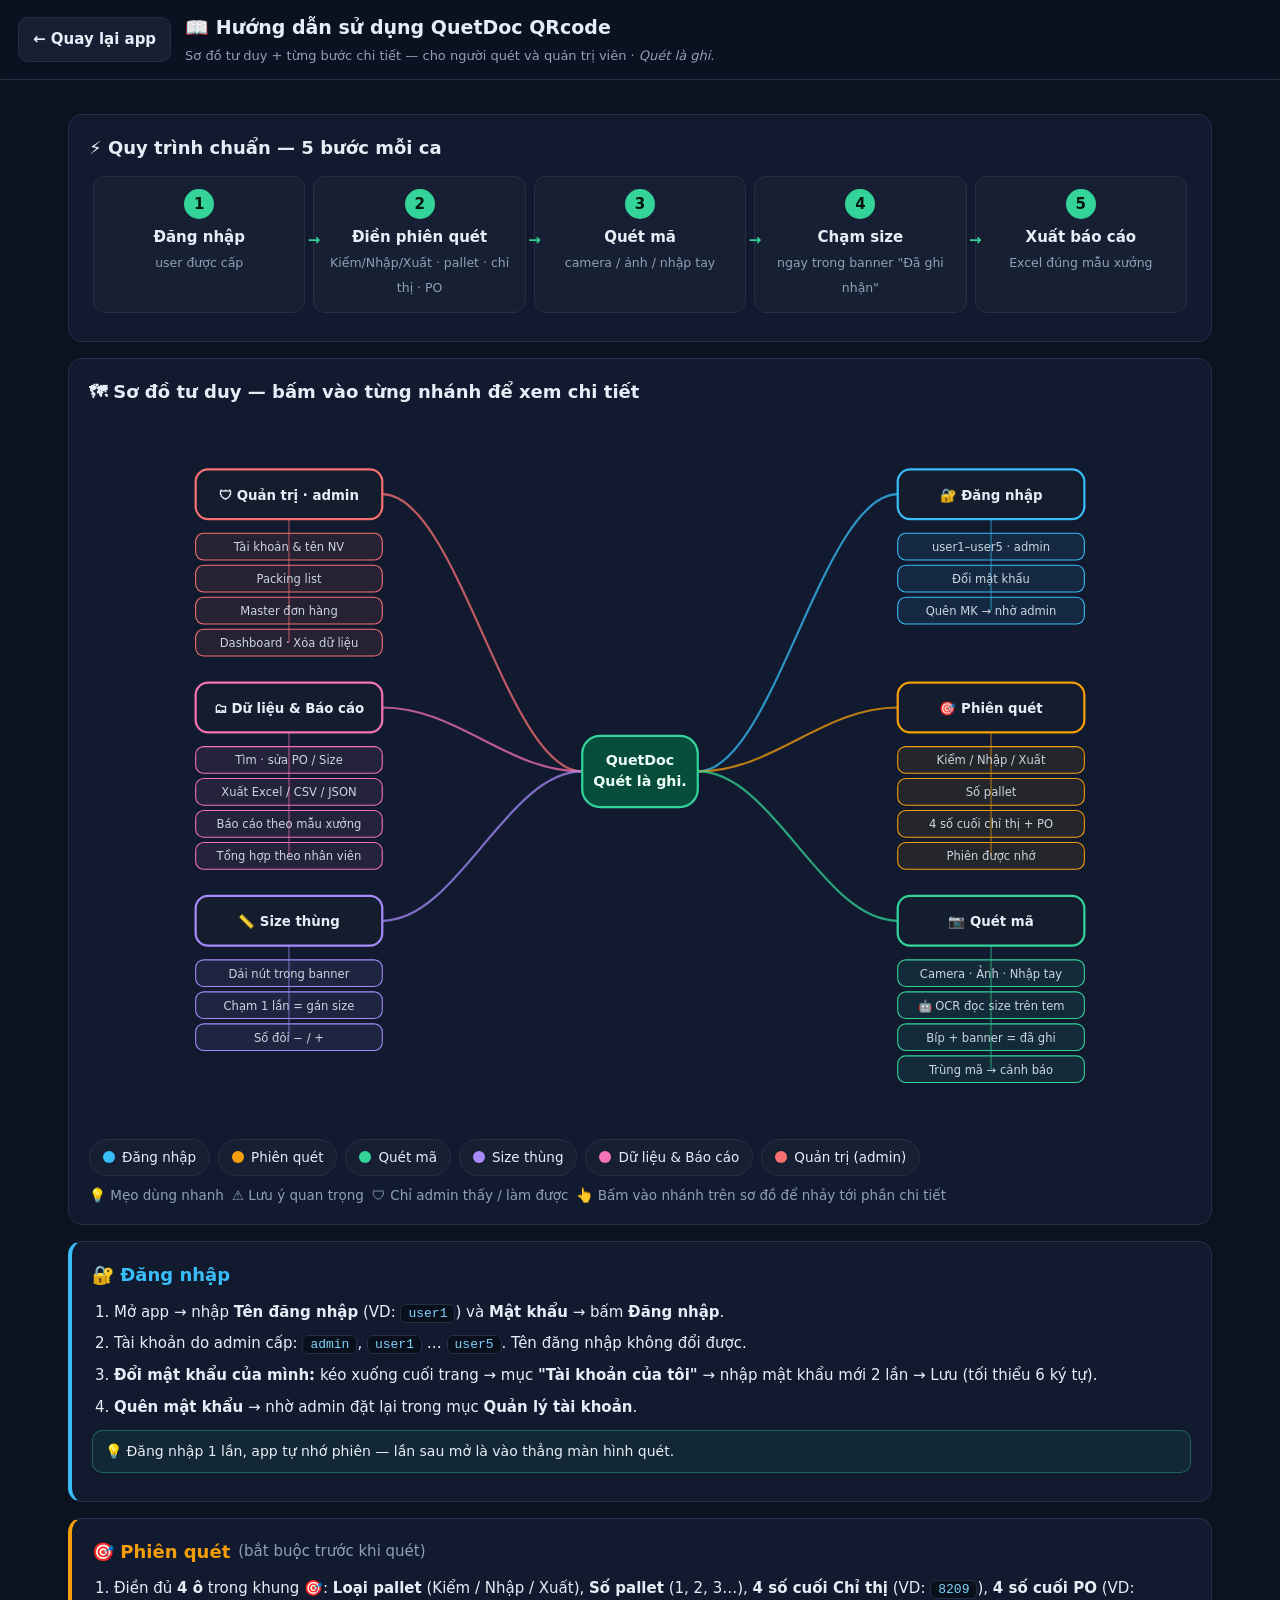
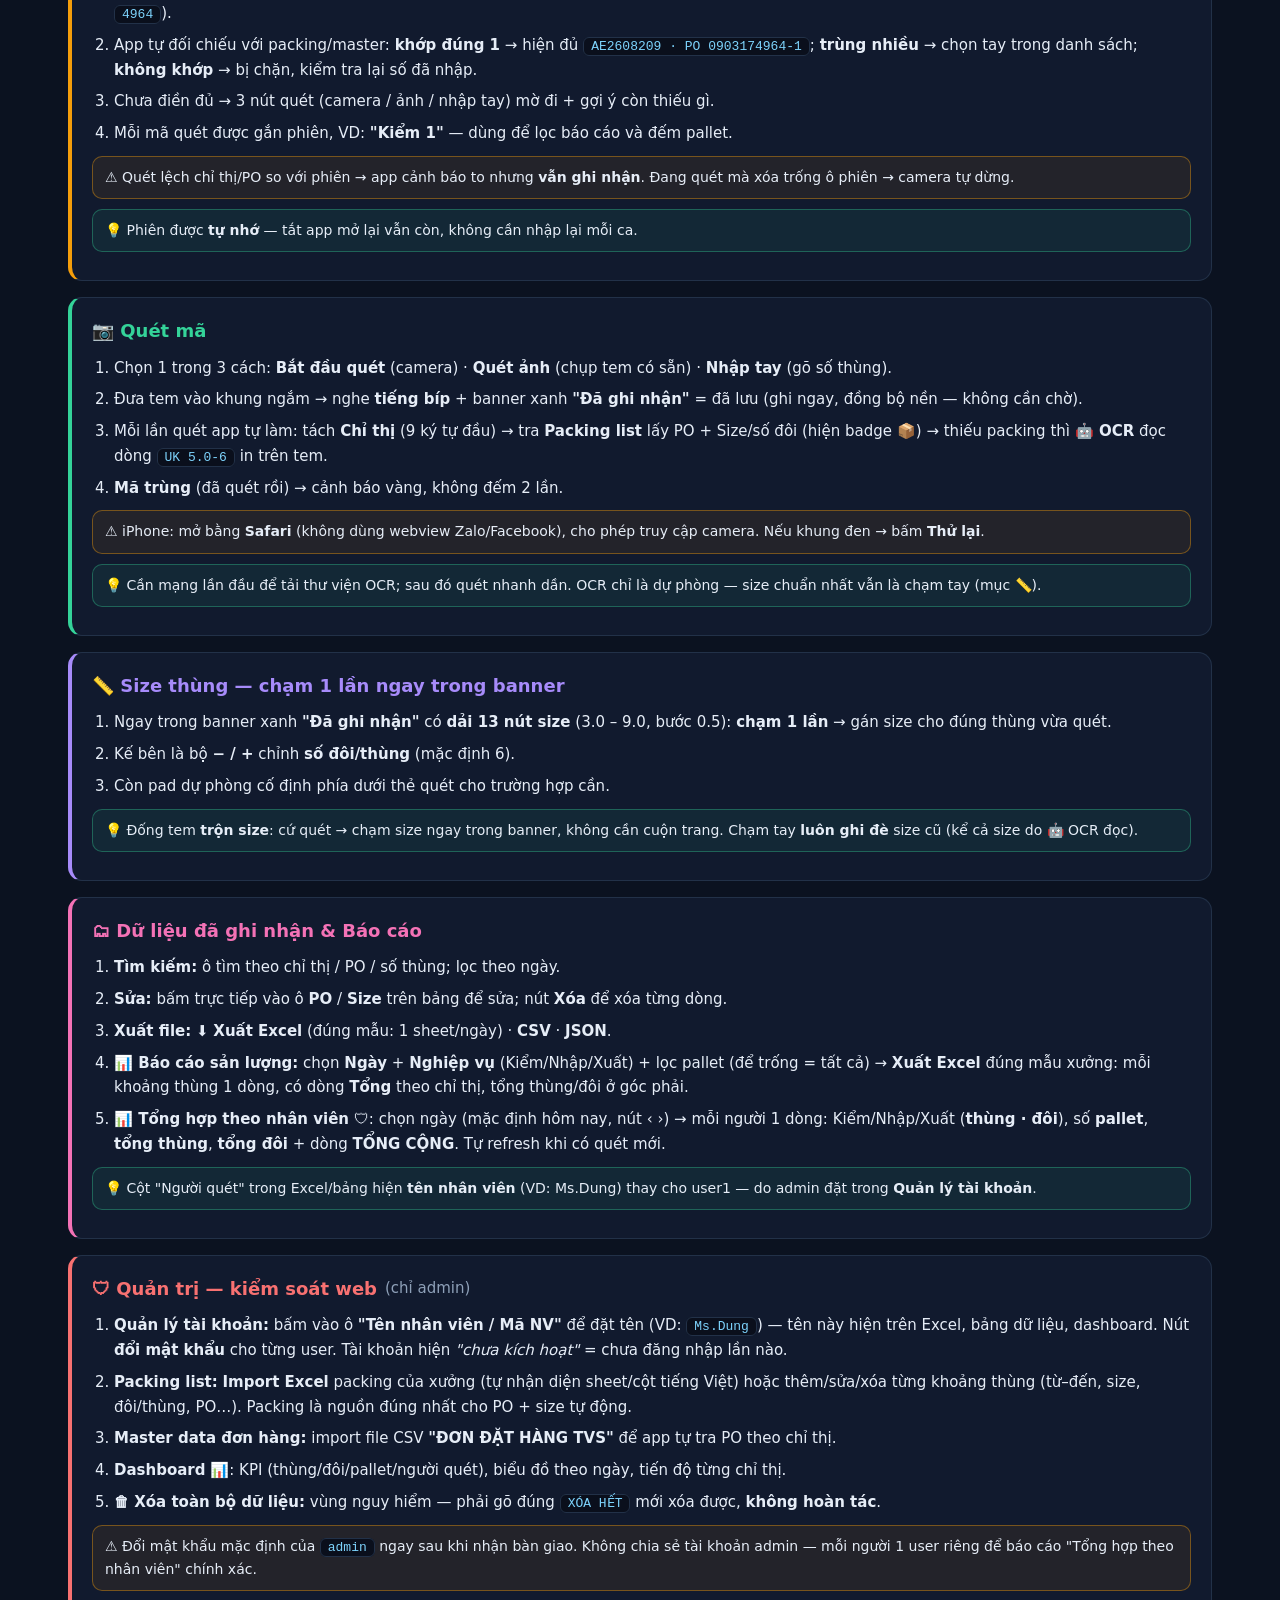
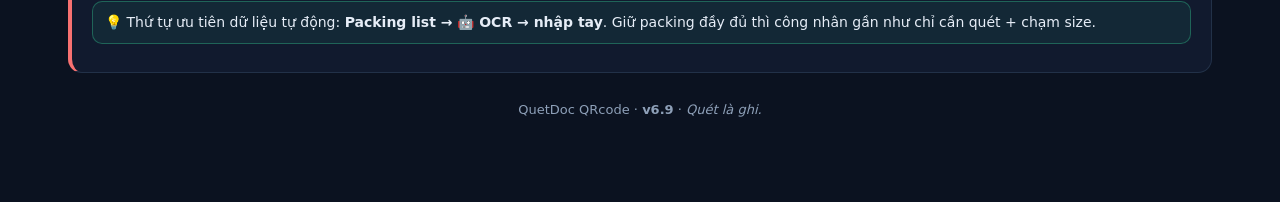
<file: guide.html>
<!DOCTYPE html>
<html lang="vi">
<head>
<meta charset="utf-8">
<meta name="viewport" content="width=device-width, initial-scale=1">
<title>📖 Hướng dẫn sử dụng — QuetDoc QRcode</title>
<style>
:root{
  --bg:#0b1220; --card:#111a2e; --elev:#162032; --border:#223148;
  --text:#e6edf7; --muted:#8ea0b8;
  --emerald:#34d399; --blue:#38bdf8; --amber:#f59e0b; --violet:#a78bfa; --pink:#f472b6; --red:#f87171;
  --r:14px;
}
*{box-sizing:border-box}
body{margin:0;background:var(--bg);color:var(--text);font:15px/1.65 system-ui,-apple-system,"Segoe UI",Roboto,sans-serif;padding-bottom:64px}
.ghead{position:sticky;top:0;z-index:10;background:rgba(11,18,32,.94);backdrop-filter:blur(8px);
  border-bottom:1px solid var(--border);padding:12px 18px;display:flex;gap:14px;align-items:center}
.back{display:inline-flex;align-items:center;gap:6px;background:var(--elev);border:1px solid var(--border);
  color:var(--text);text-decoration:none;border-radius:10px;padding:9px 14px;font-weight:650;white-space:nowrap}
.back:hover{background:#1f2a3d}
.ghead h1{margin:0;font-size:19px}
.ghead p{margin:2px 0 0;color:var(--muted);font-size:13px}
.wrap{max-width:1180px;margin:0 auto;padding:18px}
.card{background:var(--card);border:1px solid var(--border);border-radius:var(--r);padding:18px 20px;margin:16px 0}
.card h2{margin:0 0 10px;font-size:18px;display:flex;align-items:center;gap:8px}
ol.steps{margin:8px 0;padding-left:22px}
ol.steps li{margin:7px 0}
.tip{background:rgba(52,211,153,.08);border:1px solid rgba(52,211,153,.35);border-radius:10px;padding:9px 12px;margin:10px 0;font-size:14px}
.warn{background:rgba(245,158,11,.08);border:1px solid rgba(245,158,11,.4);border-radius:10px;padding:9px 12px;margin:10px 0;font-size:14px}
.adminline{background:rgba(248,113,113,.07);border:1px solid rgba(248,113,113,.4);border-radius:10px;padding:9px 12px;margin:10px 0;font-size:14px}
code{background:#0a0f1c;border:1px solid var(--border);border-radius:6px;padding:1px 7px;font-size:13px;color:#7dd3fc}
/* 5 bước */
.steps5{list-style:none;display:flex;gap:0;margin:6px 0;padding:0;flex-wrap:wrap}
.steps5 li{flex:1 1 150px;background:var(--elev);border:1px solid var(--border);border-radius:12px;
  padding:12px;text-align:center;position:relative;margin:4px}
.steps5 li:not(:last-child)::after{content:"→";position:absolute;right:-16px;top:38%;color:var(--emerald);font-weight:800;z-index:1}
.steps5 b{display:inline-flex;width:30px;height:30px;border-radius:50%;background:var(--emerald);color:#03150f;
  align-items:center;justify-content:center;margin-bottom:6px;font-size:15px}
.steps5 span{display:block;font-weight:650}
.steps5 small{color:var(--muted)}
/* mindmap */
.mapwrap{overflow-x:auto}
svg.mindmap{min-width:900px;width:100%;height:auto;display:block}
.branch{cursor:pointer}
.branch:hover .bnode{filter:brightness(1.25)}
.bnode{fill:#141d2e;stroke-width:2.5}
.bleaft{fill-opacity:.09;stroke-width:1.2}
.btxt{fill:#e6edf7;font-size:15px;font-weight:700}
.ltxt{fill:#cbd5e1;font-size:13px}
.ctxt{fill:#ecfdf5;font-size:16px;font-weight:800}
.conn{fill:none;stroke-width:2.5;opacity:.75}
.spine{stroke-width:1.6;opacity:.5}
/* legend */
.legend{display:flex;flex-wrap:wrap;gap:8px;margin-top:12px}
.chip{display:inline-flex;align-items:center;gap:7px;background:var(--elev);border:1px solid var(--border);
  border-radius:999px;padding:6px 13px;font-size:13.5px}
.dot{width:12px;height:12px;border-radius:50%;flex:none}
.key{display:flex;flex-wrap:wrap;gap:8px;margin-top:8px;color:var(--muted);font-size:13.5px}
/* section accent */
#sec-login{border-left:4px solid var(--blue)} #sec-login h2{color:var(--blue)}
#sec-session{border-left:4px solid var(--amber)} #sec-session h2{color:var(--amber)}
#sec-scan{border-left:4px solid var(--emerald)} #sec-scan h2{color:var(--emerald)}
#sec-size{border-left:4px solid var(--violet)} #sec-size h2{color:var(--violet)}
#sec-data{border-left:4px solid var(--pink)} #sec-data h2{color:var(--pink)}
#sec-admin{border-left:4px solid var(--red)} #sec-admin h2{color:var(--red)}
footer{text-align:center;color:var(--muted);font-size:13px;margin-top:26px}
</style>
</head>
<body>
<header class="ghead">
  <a class="back" href="./">← Quay lại app</a>
  <div>
    <h1>📖 Hướng dẫn sử dụng QuetDoc QRcode</h1>
    <p>Sơ đồ tư duy + từng bước chi tiết — cho người quét và quản trị viên · <i>Quét là ghi.</i></p>
  </div>
</header>

<div class="wrap">

<section class="card">
  <h2>⚡ Quy trình chuẩn — 5 bước mỗi ca</h2>
  <ol class="steps5">
    <li><b>1</b><span>Đăng nhập</span><small>user được cấp</small></li>
    <li><b>2</b><span>Điền phiên quét</span><small>Kiểm/Nhập/Xuất · pallet · chỉ thị · PO</small></li>
    <li><b>3</b><span>Quét mã</span><small>camera / ảnh / nhập tay</small></li>
    <li><b>4</b><span>Chạm size</span><small>ngay trong banner "Đã ghi nhận"</small></li>
    <li><b>5</b><span>Xuất báo cáo</span><small>Excel đúng mẫu xưởng</small></li>
  </ol>
</section>

<section class="card">
  <h2>🗺 Sơ đồ tư duy — bấm vào từng nhánh để xem chi tiết</h2>
  <div class="mapwrap">
  <svg class="mindmap" viewBox="0 0 1240 800" role="img" aria-label="Sơ đồ tư duy QuetDoc QRcode">
    <!-- connectors -->
    <path class="conn" stroke="#f87171" d="M555 400 C 470 400, 415 88, 330 88"/>
    <path class="conn" stroke="#f472b6" d="M555 400 C 470 400, 415 328, 330 328"/>
    <path class="conn" stroke="#a78bfa" d="M555 400 C 470 400, 415 568, 330 568"/>
    <path class="conn" stroke="#38bdf8" d="M685 400 C 770 400, 825 88, 910 88"/>
    <path class="conn" stroke="#f59e0b" d="M685 400 C 770 400, 825 328, 910 328"/>
    <path class="conn" stroke="#34d399" d="M685 400 C 770 400, 825 568, 910 568"/>
    <!-- center -->
    <rect x="555" y="360" width="130" height="80" rx="20" fill="#064e3b" stroke="#34d399" stroke-width="2.5"/>
    <text x="620" y="393" text-anchor="middle" class="ctxt">QuetDoc</text>
    <text x="620" y="416" text-anchor="middle" class="ctxt" font-size="13" font-weight="600">Quét là ghi.</text>

    <!-- LEFT A: admin -->
    <g class="branch" data-target="sec-admin">
      <line class="spine" stroke="#f87171" x1="225" y1="116" x2="225" y2="255"/>
      <rect class="bnode" x="120" y="60" width="210" height="56" rx="14" stroke="#f87171"/>
      <text x="225" y="94" text-anchor="middle" class="btxt">🛡 Quản trị · admin</text>
      <rect class="bleaft" x="120" y="132" width="210" height="30" rx="9" fill="#f87171" stroke="#f87171"/>
      <text x="225" y="152" text-anchor="middle" class="ltxt">Tài khoản &amp; tên NV</text>
      <rect class="bleaft" x="120" y="168" width="210" height="30" rx="9" fill="#f87171" stroke="#f87171"/>
      <text x="225" y="188" text-anchor="middle" class="ltxt">Packing list</text>
      <rect class="bleaft" x="120" y="204" width="210" height="30" rx="9" fill="#f87171" stroke="#f87171"/>
      <text x="225" y="224" text-anchor="middle" class="ltxt">Master đơn hàng</text>
      <rect class="bleaft" x="120" y="240" width="210" height="30" rx="9" fill="#f87171" stroke="#f87171"/>
      <text x="225" y="260" text-anchor="middle" class="ltxt">Dashboard · Xóa dữ liệu</text>
    </g>
    <!-- LEFT B: dữ liệu -->
    <g class="branch" data-target="sec-data">
      <line class="spine" stroke="#f472b6" x1="225" y1="356" x2="225" y2="495"/>
      <rect class="bnode" x="120" y="300" width="210" height="56" rx="14" stroke="#f472b6"/>
      <text x="225" y="334" text-anchor="middle" class="btxt">🗂 Dữ liệu &amp; Báo cáo</text>
      <rect class="bleaft" x="120" y="372" width="210" height="30" rx="9" fill="#f472b6" stroke="#f472b6"/>
      <text x="225" y="392" text-anchor="middle" class="ltxt">Tìm · sửa PO / Size</text>
      <rect class="bleaft" x="120" y="408" width="210" height="30" rx="9" fill="#f472b6" stroke="#f472b6"/>
      <text x="225" y="428" text-anchor="middle" class="ltxt">Xuất Excel / CSV / JSON</text>
      <rect class="bleaft" x="120" y="444" width="210" height="30" rx="9" fill="#f472b6" stroke="#f472b6"/>
      <text x="225" y="464" text-anchor="middle" class="ltxt">Báo cáo theo mẫu xưởng</text>
      <rect class="bleaft" x="120" y="480" width="210" height="30" rx="9" fill="#f472b6" stroke="#f472b6"/>
      <text x="225" y="500" text-anchor="middle" class="ltxt">Tổng hợp theo nhân viên</text>
    </g>
    <!-- LEFT C: size -->
    <g class="branch" data-target="sec-size">
      <line class="spine" stroke="#a78bfa" x1="225" y1="596" x2="225" y2="699"/>
      <rect class="bnode" x="120" y="540" width="210" height="56" rx="14" stroke="#a78bfa"/>
      <text x="225" y="574" text-anchor="middle" class="btxt">📏 Size thùng</text>
      <rect class="bleaft" x="120" y="612" width="210" height="30" rx="9" fill="#a78bfa" stroke="#a78bfa"/>
      <text x="225" y="632" text-anchor="middle" class="ltxt">Dải nút trong banner</text>
      <rect class="bleaft" x="120" y="648" width="210" height="30" rx="9" fill="#a78bfa" stroke="#a78bfa"/>
      <text x="225" y="668" text-anchor="middle" class="ltxt">Chạm 1 lần = gán size</text>
      <rect class="bleaft" x="120" y="684" width="210" height="30" rx="9" fill="#a78bfa" stroke="#a78bfa"/>
      <text x="225" y="704" text-anchor="middle" class="ltxt">Số đôi − / +</text>
    </g>
    <!-- RIGHT D: đăng nhập -->
    <g class="branch" data-target="sec-login">
      <line class="spine" stroke="#38bdf8" x1="1015" y1="116" x2="1015" y2="219"/>
      <rect class="bnode" x="910" y="60" width="210" height="56" rx="14" stroke="#38bdf8"/>
      <text x="1015" y="94" text-anchor="middle" class="btxt">🔐 Đăng nhập</text>
      <rect class="bleaft" x="910" y="132" width="210" height="30" rx="9" fill="#38bdf8" stroke="#38bdf8"/>
      <text x="1015" y="152" text-anchor="middle" class="ltxt">user1–user5 · admin</text>
      <rect class="bleaft" x="910" y="168" width="210" height="30" rx="9" fill="#38bdf8" stroke="#38bdf8"/>
      <text x="1015" y="188" text-anchor="middle" class="ltxt">Đổi mật khẩu</text>
      <rect class="bleaft" x="910" y="204" width="210" height="30" rx="9" fill="#38bdf8" stroke="#38bdf8"/>
      <text x="1015" y="224" text-anchor="middle" class="ltxt">Quên MK → nhờ admin</text>
    </g>
    <!-- RIGHT E: phiên quét -->
    <g class="branch" data-target="sec-session">
      <line class="spine" stroke="#f59e0b" x1="1015" y1="356" x2="1015" y2="495"/>
      <rect class="bnode" x="910" y="300" width="210" height="56" rx="14" stroke="#f59e0b"/>
      <text x="1015" y="334" text-anchor="middle" class="btxt">🎯 Phiên quét</text>
      <rect class="bleaft" x="910" y="372" width="210" height="30" rx="9" fill="#f59e0b" stroke="#f59e0b"/>
      <text x="1015" y="392" text-anchor="middle" class="ltxt">Kiểm / Nhập / Xuất</text>
      <rect class="bleaft" x="910" y="408" width="210" height="30" rx="9" fill="#f59e0b" stroke="#f59e0b"/>
      <text x="1015" y="428" text-anchor="middle" class="ltxt">Số pallet</text>
      <rect class="bleaft" x="910" y="444" width="210" height="30" rx="9" fill="#f59e0b" stroke="#f59e0b"/>
      <text x="1015" y="464" text-anchor="middle" class="ltxt">4 số cuối chỉ thị + PO</text>
      <rect class="bleaft" x="910" y="480" width="210" height="30" rx="9" fill="#f59e0b" stroke="#f59e0b"/>
      <text x="1015" y="500" text-anchor="middle" class="ltxt">Phiên được nhớ</text>
    </g>
    <!-- RIGHT F: quét mã -->
    <g class="branch" data-target="sec-scan">
      <line class="spine" stroke="#34d399" x1="1015" y1="596" x2="1015" y2="735"/>
      <rect class="bnode" x="910" y="540" width="210" height="56" rx="14" stroke="#34d399"/>
      <text x="1015" y="574" text-anchor="middle" class="btxt">📷 Quét mã</text>
      <rect class="bleaft" x="910" y="612" width="210" height="30" rx="9" fill="#34d399" stroke="#34d399"/>
      <text x="1015" y="632" text-anchor="middle" class="ltxt">Camera · Ảnh · Nhập tay</text>
      <rect class="bleaft" x="910" y="648" width="210" height="30" rx="9" fill="#34d399" stroke="#34d399"/>
      <text x="1015" y="668" text-anchor="middle" class="ltxt">🤖 OCR đọc size trên tem</text>
      <rect class="bleaft" x="910" y="684" width="210" height="30" rx="9" fill="#34d399" stroke="#34d399"/>
      <text x="1015" y="704" text-anchor="middle" class="ltxt">Bíp + banner = đã ghi</text>
      <rect class="bleaft" x="910" y="720" width="210" height="30" rx="9" fill="#34d399" stroke="#34d399"/>
      <text x="1015" y="740" text-anchor="middle" class="ltxt">Trùng mã → cảnh báo</text>
    </g>
  </svg>
  </div>
  <div class="legend">
    <span class="chip"><span class="dot" style="background:#38bdf8"></span>Đăng nhập</span>
    <span class="chip"><span class="dot" style="background:#f59e0b"></span>Phiên quét</span>
    <span class="chip"><span class="dot" style="background:#34d399"></span>Quét mã</span>
    <span class="chip"><span class="dot" style="background:#a78bfa"></span>Size thùng</span>
    <span class="chip"><span class="dot" style="background:#f472b6"></span>Dữ liệu &amp; Báo cáo</span>
    <span class="chip"><span class="dot" style="background:#f87171"></span>Quản trị (admin)</span>
  </div>
  <div class="key">
    <span>💡 Mẹo dùng nhanh</span><span>⚠️ Lưu ý quan trọng</span><span>🛡 Chỉ admin thấy / làm được</span>
    <span>👆 Bấm vào nhánh trên sơ đồ để nhảy tới phần chi tiết</span>
  </div>
</section>

<section class="card" id="sec-login">
  <h2>🔐 Đăng nhập</h2>
  <ol class="steps">
    <li>Mở app → nhập <b>Tên đăng nhập</b> (VD: <code>user1</code>) và <b>Mật khẩu</b> → bấm <b>Đăng nhập</b>.</li>
    <li>Tài khoản do admin cấp: <code>admin</code>, <code>user1</code> … <code>user5</code>. Tên đăng nhập không đổi được.</li>
    <li><b>Đổi mật khẩu của mình:</b> kéo xuống cuối trang → mục <b>"Tài khoản của tôi"</b> → nhập mật khẩu mới 2 lần → Lưu (tối thiểu 6 ký tự).</li>
    <li><b>Quên mật khẩu</b> → nhờ admin đặt lại trong mục <b>Quản lý tài khoản</b>.</li>
  </ol>
  <div class="tip">💡 Đăng nhập 1 lần, app tự nhớ phiên — lần sau mở là vào thẳng màn hình quét.</div>
</section>

<section class="card" id="sec-session">
  <h2>🎯 Phiên quét <small style="color:var(--muted);font-weight:400">(bắt buộc trước khi quét)</small></h2>
  <ol class="steps">
    <li>Điền đủ <b>4 ô</b> trong khung 🎯: <b>Loại pallet</b> (Kiểm / Nhập / Xuất), <b>Số pallet</b> (1, 2, 3…), <b>4 số cuối Chỉ thị</b> (VD: <code>8209</code>), <b>4 số cuối PO</b> (VD: <code>4964</code>).</li>
    <li>App tự đối chiếu với packing/master: <b>khớp đúng 1</b> → hiện đủ <code>AE2608209 · PO 0903174964-1</code>; <b>trùng nhiều</b> → chọn tay trong danh sách; <b>không khớp</b> → bị chặn, kiểm tra lại số đã nhập.</li>
    <li>Chưa điền đủ → 3 nút quét (camera / ảnh / nhập tay) mờ đi + gợi ý còn thiếu gì.</li>
    <li>Mỗi mã quét được gắn phiên, VD: <b>"Kiểm 1"</b> — dùng để lọc báo cáo và đếm pallet.</li>
  </ol>
  <div class="warn">⚠️ Quét lệch chỉ thị/PO so với phiên → app cảnh báo to nhưng <b>vẫn ghi nhận</b>. Đang quét mà xóa trống ô phiên → camera tự dừng.</div>
  <div class="tip">💡 Phiên được <b>tự nhớ</b> — tắt app mở lại vẫn còn, không cần nhập lại mỗi ca.</div>
</section>

<section class="card" id="sec-scan">
  <h2>📷 Quét mã</h2>
  <ol class="steps">
    <li>Chọn 1 trong 3 cách: <b>Bắt đầu quét</b> (camera) · <b>Quét ảnh</b> (chụp tem có sẵn) · <b>Nhập tay</b> (gõ số thùng).</li>
    <li>Đưa tem vào khung ngắm → nghe <b>tiếng bíp</b> + banner xanh <b>"Đã ghi nhận"</b> = đã lưu (ghi ngay, đồng bộ nền — không cần chờ).</li>
    <li>Mỗi lần quét app tự làm: tách <b>Chỉ thị</b> (9 ký tự đầu) → tra <b>Packing list</b> lấy PO + Size/số đôi (hiện badge 📦) → thiếu packing thì <b>🤖 OCR</b> đọc dòng <code>UK 5.0-6</code> in trên tem.</li>
    <li><b>Mã trùng</b> (đã quét rồi) → cảnh báo vàng, không đếm 2 lần.</li>
  </ol>
  <div class="warn">⚠️ iPhone: mở bằng <b>Safari</b> (không dùng webview Zalo/Facebook), cho phép truy cập camera. Nếu khung đen → bấm <b>Thử lại</b>.</div>
  <div class="tip">💡 Cần mạng lần đầu để tải thư viện OCR; sau đó quét nhanh dần. OCR chỉ là dự phòng — size chuẩn nhất vẫn là chạm tay (mục 📏).</div>
</section>

<section class="card" id="sec-size">
  <h2>📏 Size thùng — chạm 1 lần ngay trong banner</h2>
  <ol class="steps">
    <li>Ngay trong banner xanh <b>"Đã ghi nhận"</b> có <b>dải 13 nút size</b> (3.0 – 9.0, bước 0.5): <b>chạm 1 lần</b> → gán size cho đúng thùng vừa quét.</li>
    <li>Kế bên là bộ <b>− / +</b> chỉnh <b>số đôi/thùng</b> (mặc định 6).</li>
    <li>Còn pad dự phòng cố định phía dưới thẻ quét cho trường hợp cần.</li>
  </ol>
  <div class="tip">💡 Đống tem <b>trộn size</b>: cứ quét → chạm size ngay trong banner, không cần cuộn trang. Chạm tay <b>luôn ghi đè</b> size cũ (kể cả size do 🤖 OCR đọc).</div>
</section>

<section class="card" id="sec-data">
  <h2>🗂 Dữ liệu đã ghi nhận &amp; Báo cáo</h2>
  <ol class="steps">
    <li><b>Tìm kiếm:</b> ô tìm theo chỉ thị / PO / số thùng; lọc theo ngày.</li>
    <li><b>Sửa:</b> bấm trực tiếp vào ô <b>PO</b> / <b>Size</b> trên bảng để sửa; nút <b>Xóa</b> để xóa từng dòng.</li>
    <li><b>Xuất file:</b> ⬇ <b>Xuất Excel</b> (đúng mẫu: 1 sheet/ngày) · <b>CSV</b> · <b>JSON</b>.</li>
    <li><b>📊 Báo cáo sản lượng:</b> chọn <b>Ngày</b> + <b>Nghiệp vụ</b> (Kiểm/Nhập/Xuất) + lọc pallet (để trống = tất cả) → <b>Xuất Excel</b> đúng mẫu xưởng: mỗi khoảng thùng 1 dòng, có dòng <b>Tổng</b> theo chỉ thị, tổng thùng/đôi ở góc phải.</li>
    <li><b>📊 Tổng hợp theo nhân viên</b> 🛡: chọn ngày (mặc định hôm nay, nút ‹ ›) → mỗi người 1 dòng: Kiểm/Nhập/Xuất (<b>thùng · đôi</b>), số <b>pallet</b>, <b>tổng thùng</b>, <b>tổng đôi</b> + dòng <b>TỔNG CỘNG</b>. Tự refresh khi có quét mới.</li>
  </ol>
  <div class="tip">💡 Cột "Người quét" trong Excel/bảng hiện <b>tên nhân viên</b> (VD: Ms.Dung) thay cho user1 — do admin đặt trong <b>Quản lý tài khoản</b>.</div>
</section>

<section class="card" id="sec-admin">
  <h2>🛡 Quản trị — kiểm soát web <small style="color:var(--muted);font-weight:400">(chỉ admin)</small></h2>
  <ol class="steps">
    <li><b>Quản lý tài khoản:</b> bấm vào ô <b>"Tên nhân viên / Mã NV"</b> để đặt tên (VD: <code>Ms.Dung</code>) — tên này hiện trên Excel, bảng dữ liệu, dashboard. Nút <b>đổi mật khẩu</b> cho từng user. Tài khoản hiện <i>"chưa kích hoạt"</i> = chưa đăng nhập lần nào.</li>
    <li><b>Packing list:</b> <b>Import Excel</b> packing của xưởng (tự nhận diện sheet/cột tiếng Việt) hoặc thêm/sửa/xóa từng khoảng thùng (từ–đến, size, đôi/thùng, PO…). Packing là nguồn đúng nhất cho PO + size tự động.</li>
    <li><b>Master data đơn hàng:</b> import file CSV <b>"ĐƠN ĐẶT HÀNG TVS"</b> để app tự tra PO theo chỉ thị.</li>
    <li><b>Dashboard</b> 📊: KPI (thùng/đôi/pallet/người quét), biểu đồ theo ngày, tiến độ từng chỉ thị.</li>
    <li><b>🗑 Xóa toàn bộ dữ liệu:</b> vùng nguy hiểm — phải gõ đúng <code>XÓA HẾT</code> mới xóa được, <b>không hoàn tác</b>.</li>
  </ol>
  <div class="warn">⚠️ Đổi mật khẩu mặc định của <code>admin</code> ngay sau khi nhận bàn giao. Không chia sẻ tài khoản admin — mỗi người 1 user riêng để báo cáo "Tổng hợp theo nhân viên" chính xác.</div>
  <div class="tip">💡 Thứ tự ưu tiên dữ liệu tự động: <b>Packing list → 🤖 OCR → nhập tay</b>. Giữ packing đầy đủ thì công nhân gần như chỉ cần quét + chạm size.</div>
</section>

<footer>QuetDoc QRcode · <b>v6.9</b> · <i>Quét là ghi.</i></footer>
</div>

<script>
document.querySelectorAll(".branch").forEach(function(g){
  g.addEventListener("click", function(){
    var el = document.getElementById(g.dataset.target);
    if (el) el.scrollIntoView({ behavior: "smooth", block: "start" });
  });
});
</script>
</body>
</html>
</file>
